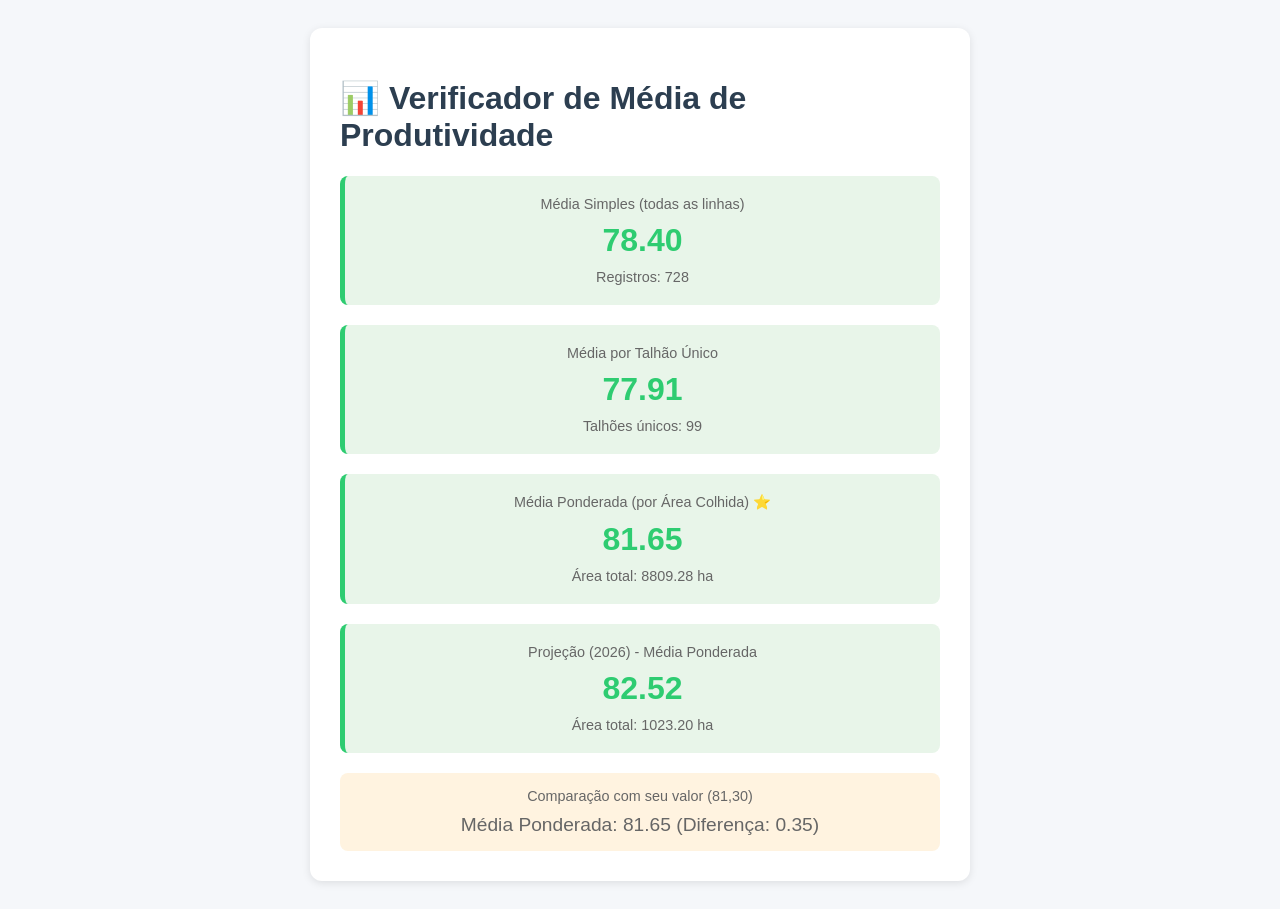
<file: verificador_media.html>
<!DOCTYPE html>
<html lang="pt-BR">
<head>
    <meta charset="UTF-8">
    <meta name="viewport" content="width=device-width, initial-scale=1.0">
    <title>Verificador de Média de Produtividade</title>
    <style>
        body { font-family: Arial, sans-serif; background: #f5f7fa; padding: 20px; }
        .container { max-width: 600px; margin: 0 auto; background: white; padding: 30px; border-radius: 12px; box-shadow: 0 2px 8px rgba(0,0,0,0.1); }
        h1 { color: #2c3e50; }
        .resultado { background: #e8f5e9; padding: 20px; border-radius: 8px; margin: 20px 0; border-left: 5px solid #2ecc71; }
        .valor { font-size: 2rem; font-weight: bold; color: #2ecc71; }
        .label { color: #666; font-size: 0.9rem; margin-bottom: 10px; }
        .comparacao { background: #fff3e0; padding: 15px; border-radius: 8px; margin-top: 20px; }
        .loading { text-align: center; color: #666; }
    </style>
</head>
<body>
    <div class="container">
        <h1>📊 Verificador de Média de Produtividade</h1>
        <div id="resultado" class="loading">Carregando dados...</div>
    </div>

    <script src="js/setup.js"></script>
    <script src="js/dados_embedded.js"></script>
    <script>
        setTimeout(() => {
            if (typeof dadosColheita !== 'undefined' && dadosColheita.length > 0) {
                const c = CONFIG.columns;

                // Calcular média histórica (até 2025)
                let totalProd = 0;
                let countHistorico = 0;
                let totalProd2026 = 0;
                let count2026 = 0;

                // Média por talhão único e média ponderada
                const talhoesHistorico = {};
                const talhoes2026 = {};
                let sumPonderadoHistorico = 0;
                let sumAreaHistorico = 0;
                let sumPonderado2026 = 0;
                let sumArea2026 = 0;

                dadosColheita.forEach(r => {
                    const ano = parseInt(r[c.ano]);
                    const talhao = r[c.talhao];
                    const prod = parseFloat(r[c.produtividade]);
                    const area = parseFloat(r[c.areaColhida]) || 0;

                    if (ano <= 2025) {
                        totalProd += prod;
                        countHistorico++;
                        sumPonderadoHistorico += prod * area;
                        sumAreaHistorico += area;

                        if (!talhoesHistorico[talhao]) {
                            talhoesHistorico[talhao] = { sum: 0, count: 0 };
                        }
                        talhoesHistorico[talhao].sum += prod;
                        talhoesHistorico[talhao].count++;
                    } else if (ano === 2026) {
                        totalProd2026 += prod;
                        count2026++;
                        sumPonderado2026 += prod * area;
                        sumArea2026 += area;

                        if (!talhoes2026[talhao]) {
                            talhoes2026[talhao] = { sum: 0, count: 0 };
                        }
                        talhoes2026[talhao].sum += prod;
                        talhoes2026[talhao].count++;
                    }
                });

                // Calcular média por talhão
                let sumMediaTalhoes = 0;
                Object.keys(talhoesHistorico).forEach(t => {
                    sumMediaTalhoes += talhoesHistorico[t].sum / talhoesHistorico[t].count;
                });
                const mediaPorTalhao = (sumMediaTalhoes / Object.keys(talhoesHistorico).length).toFixed(2);

                // Calcular média ponderada
                const mediaPonderadaHistorico = (sumAreaHistorico > 0 ? sumPonderadoHistorico / sumAreaHistorico : 0).toFixed(2);
                const mediaPonderada2026 = (sumArea2026 > 0 ? sumPonderado2026 / sumArea2026 : 0).toFixed(2);

                const mediaHistorica = (totalProd / countHistorico).toFixed(2);
                const mediaProjecao = (totalProd2026 / count2026).toFixed(2);

                const html = `
                    <div class="resultado">
                        <div class="label">Média Simples (todas as linhas)</div>
                        <div class="valor">${mediaHistorica}</div>
                        <div style="font-size: 0.9rem; color: #666; margin-top: 10px;">
                            Registros: ${countHistorico}
                        </div>
                    </div>

                    <div class="resultado">
                        <div class="label">Média por Talhão Único</div>
                        <div class="valor">${mediaPorTalhao}</div>
                        <div style="font-size: 0.9rem; color: #666; margin-top: 10px;">
                            Talhões únicos: ${Object.keys(talhoesHistorico).length}
                        </div>
                    </div>

                    <div class="resultado">
                        <div class="label">Média Ponderada (por Área Colhida) ⭐</div>
                        <div class="valor">${mediaPonderadaHistorico}</div>
                        <div style="font-size: 0.9rem; color: #666; margin-top: 10px;">
                            Área total: ${sumAreaHistorico.toFixed(2)} ha
                        </div>
                    </div>

                    <div class="resultado">
                        <div class="label">Projeção (2026) - Média Ponderada</div>
                        <div class="valor">${mediaPonderada2026}</div>
                        <div style="font-size: 0.9rem; color: #666; margin-top: 10px;">
                            Área total: ${sumArea2026.toFixed(2)} ha
                        </div>
                    </div>

                    <div class="comparacao">
                        <div class="label">Comparação com seu valor (81,30)</div>
                        <div style="font-size: 1.2rem;">
                            ${mediaPonderadaHistorico === "81.30" ? "✅ CORRETO (Média Ponderada)!" : Math.abs(parseFloat(mediaPonderadaHistorico) - 81.30) < 0.01 ? "✅ PRATICAMENTE CORRETO!" : `Média Ponderada: ${mediaPonderadaHistorico} (Diferença: ${(parseFloat(mediaPonderadaHistorico) - 81.30).toFixed(2)})`}
                        </div>
                    </div>
                `;

                document.getElementById('resultado').innerHTML = html;
            } else {
                document.getElementById('resultado').innerHTML = '<p style="color: #d32f2f;">Erro ao carregar dados!</p>';
            }
        }, 500);
    </script>
</body>
</html>
</file>
